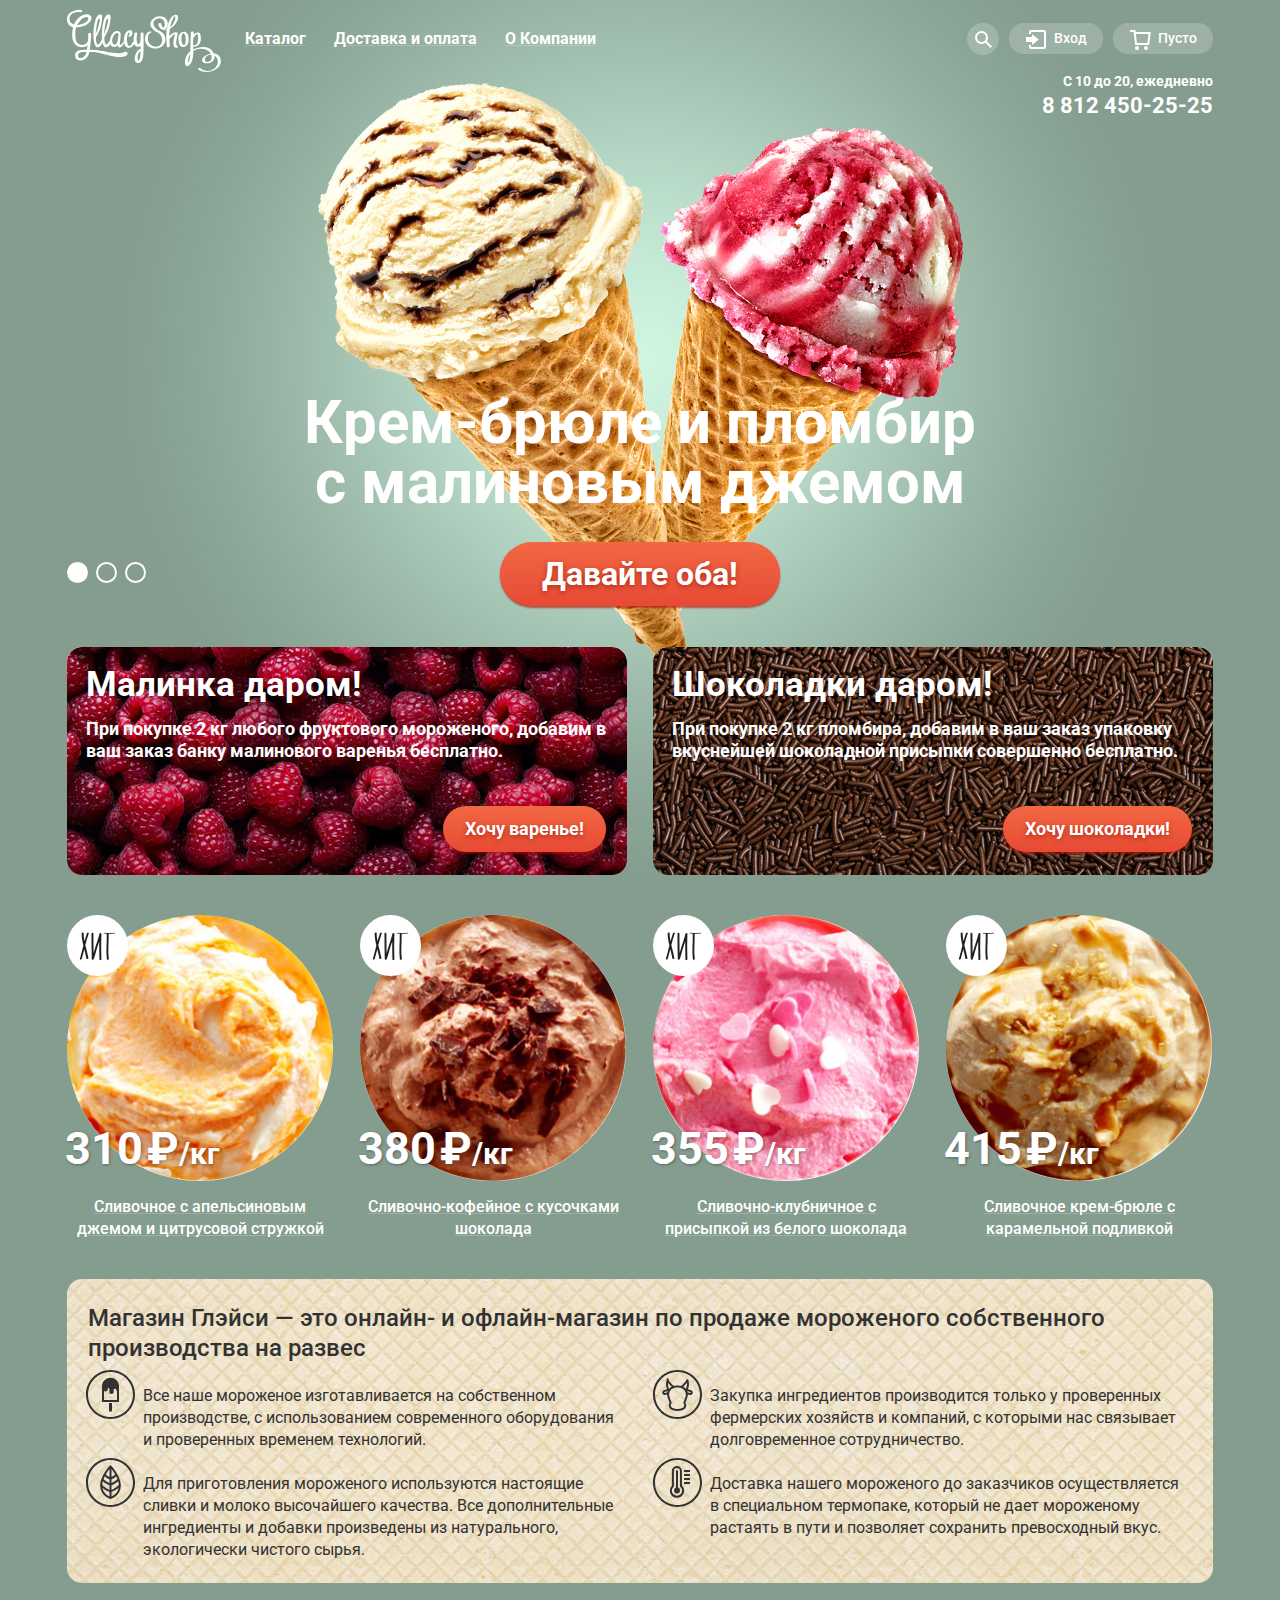
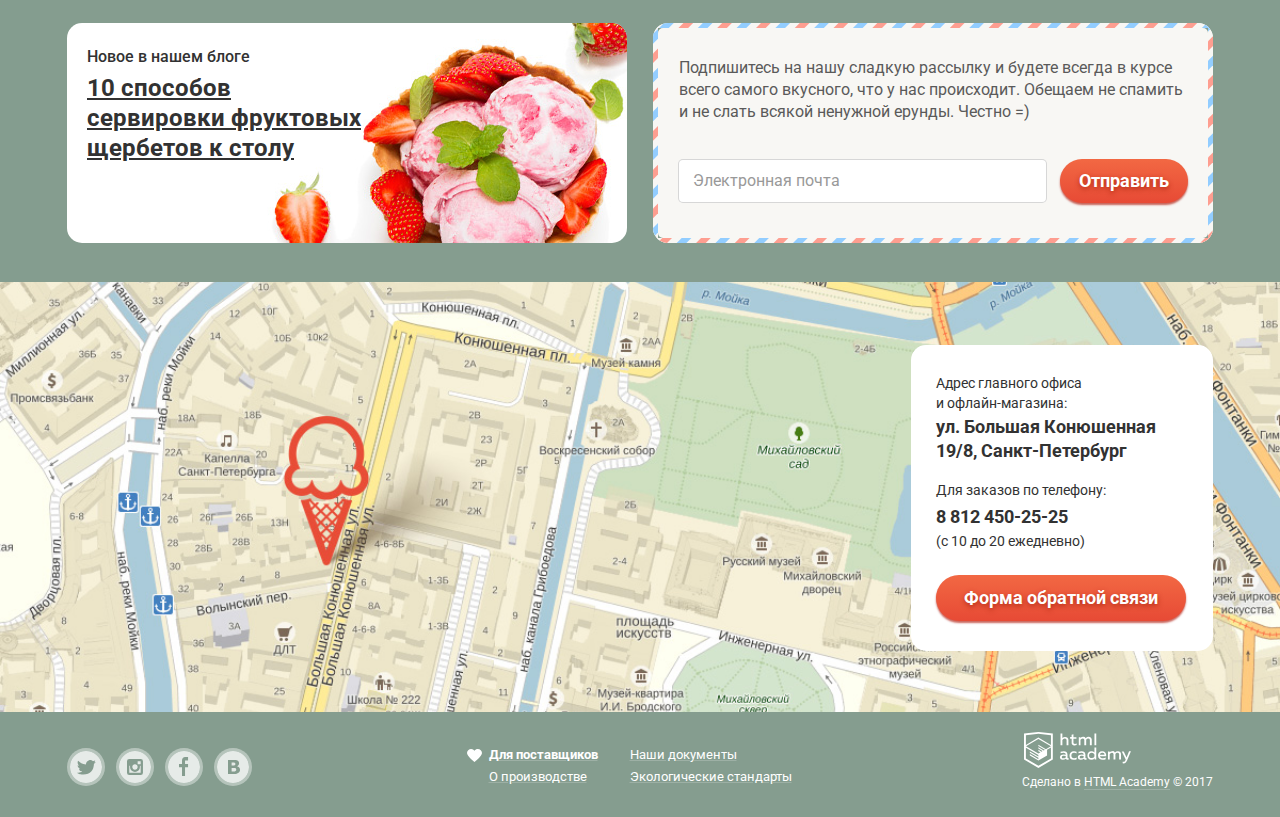
<file: index.html>
<!DOCTYPE html>
<html lang="ru">

<head>
	<meta charset="utf-8">
  <title>HTML Academy: Глейси</title>
  <link href="https://fonts.googleapis.com/css?family=Roboto:400,500,700&amp;subset=cyrillic" rel="stylesheet">
  <link href="css/normalize.css" rel="stylesheet">
  <link href="css/style.min.css" rel="stylesheet">
</head>

<body>
	<input class="visually-hidden" type="radio" id="product-1" name="toggle" checked>
  <input class="visually-hidden" type="radio" id="product-2" name="toggle">
  <input class="visually-hidden" type="radio" id="product-3" name="toggle">
	<div class="site-wrapper">
	<header class="main-header container">
		<nav class="main-navigation">
			<div class="main-navigation__logo">
				<img src="img/logo.svg" width="154" height="64" alt="GllacyShop">
			</div>
			<ul class="site-navigation">
				<li class="site-navigation__item">
					<a href="catalog.html">Каталог</a>
					<ul class="catalog-menu">
						<li class="catalog-menu__item catalog-menu__item--mod"><a href="#">Новинки</a></li>
						<li class="catalog-menu__item"><a href="catalog.html">Сливочное</a></li>
						<li class="catalog-menu__item"><a href="#">Щербеты</a></li>
						<li class="catalog-menu__item"><a href="#">Фруктовый лед</a></li>
						<li class="catalog-menu__item"><a href="#">Мелорин</a></li>
					</ul>
				</li>
				<li class="site-navigation__item"><a href="delivery.html">Доставка и оплата</a></li>
				<li class="site-navigation__item"><a href="about.html">О Компании</a></li>
			</ul>
			<ul class="user-navigation">
				<li class="user-navigation__item user-navigation__item--search">
					<a href="#" class="user-navigation__link"><span class="visually-hidden">Поиск</span></a>
					<form class="search-form" action="https://echo.htmlacademy.ru" method="GET">
						<label  class="visually-hidden" for="search-line">Что ищем?</label>
						<input id="search-line" type="search" name="search" placeholder="Что ищем?">
					</form>	
				</li>
				<li class="user-navigation__item user-navigation__item--input">
					<a href="#">Вход</a>
					<form class="enter-form" action="https://echo.htmlacademy.ru"	method="POST">
						<label class="visually-hidden" for="enter-email">Электронная почта</label>
						<input id="enter-email" type="email" name="email" placeholder="Электронная почта">
						<label class="visually-hidden" for="enter-password">Пароль</label>
						<input id="enter-password" type="password" name="password" placeholder="Пароль">
						<button class="button enter-form__button" type="submit">Войти</button>
						<a class="enter-form__link" href="#">Забыли пароль?</a>
						<a class="enter-form__link" href="#">Новая регистрация</a>
					</form>
				</li>
				<li class="user-navigation__item user-navigation__item--basket1">
					<a href="#" aria-label="Корзина">Пусто</a>
				</li>
			</ul>
		</nav>
		<div class="shop-info">
			<p class="shop-info__time">С 10 до 20, ежедневно</p>
			<a href="tel:+78124502525" class="shop-info__phone">8 812 450-25-25</a>
		</div>
	</header>
	<main class="wraper">
		<div class="container">
			<h1 class="visually-hidden">Магазин мороженого GllacyShop</h1>
			<section class="slider">
				<div class="slider-point">
					<label for="product-1">Первый</label>
					<label for="product-2">Второй</label>
					<label for="product-3">Третий</label>
				</div>
				<ul class="slider-promo">
					<li class="slider-promo__block slide" id="slide1">
						<h2 class="slider-promo__title">Крем-брюле и пломбир с малиновым джемом</h2>
						<a class="button slider-promo__button" href="#">Давайте оба!</a>
					</li>
					<li class="slider-promo__block slide" id="slide2">
						<h2 class="slider-promo__title">Шоколадный пломбир и лимонный сорбет</h2>
						<a class="button slider-promo__button" href="#">Давайте оба!</a>
					</li>
					<li class="slider-promo__block slide" id="slide3">
						<h2 class="slider-promo__title">Пломбир с помадкой и клубничный щербет</h2>
						<a class="button slider-promo__button" href="#">Давайте оба!</a>
					</li>
				</ul>
			</section>
			<section class="promotion">
				<div class="promotion-block promotion-block--color1">
					<h2>Малинка даром!</h2>
					<p>При покупке 2 кг любого фруктового мороженого, добавим в ваш заказ банку малинового варенья бесплатно.</p>
					<a class="button promotion-block__button" href="#">Хочу варенье!</a>
				</div>
				<div class="promotion-block promotion-block--color2">
					<h2>Шоколадки даром!</h2>
					<p>При покупке 2 кг пломбира, добавим в ваш заказ упаковку вкуснейшей шоколадной присыпки совершенно бесплатно.</p>
					<a class="button promotion-block__button" href="#">Хочу шоколадки!</a>
				</div>
			</section>
			<section class="products">
				<ul class="catalog-list">
					<li class="catalog-list__item catalog-list__item--hit">
						<div class="catalog-list__img">
							<img src="img/product-1.jpg" width="267" height="267" alt="Сливочное с апельсиновым джемом и цитрусовой стружкой">
						</div>
						<p class="catalog-list__text"><span>310</span>₽<span class="catalog-list__text--1">/кг</span></p>
						<a class="catalog-list__link" href="#">Сливочное с апельсиновым джемом и цитрусовой стружкой</a>
						<button class="button catalog-list__button">Быстрый просмотр</button>
					</li>
					<li class="catalog-list__item catalog-list__item--hit">
						<div class="catalog-list__img">
							<img src="img/product-2.jpg" width="267" height="267" alt="Сливочно-кофейное с кусочками шоколада">
						</div>
						<p class="catalog-list__text"><span>380</span>₽<span class="catalog-list__text--1">/кг</span></p>
						<a class="catalog-list__link" href="#">Сливочно-кофейное с кусочками шоколада</a>
						<button class="button catalog-list__button">Быстрый просмотр</button>
					</li>
					<li class="catalog-list__item catalog-list__item--hit">
						<div class="catalog-list__img">
							<img src="img/product-3.jpg" width="267" height="267" alt="Сливочно-клубничное с присыпкой из белого шоколада">
						</div>
						<p class="catalog-list__text"><span>355</span>₽<span class="catalog-list__text--1">/кг</span></p>
						<a class="catalog-list__link" href="#">Сливочно-клубничное с присыпкой из белого шоколада</a>
						<button class="button catalog-list__button">Быстрый просмотр</button>
					</li>
					<li class="catalog-list__item catalog-list__item--hit">
						<div class="catalog-list__img">
							<img src="img/product-4.jpg" width="267" height="267" alt="Сливочное крем-брюле с карамельной подливкой">
						</div>
						<p class="catalog-list__text"><span>415</span>₽<span class="catalog-list__text--1">/кг</span></p>
						<a class="catalog-list__link" href="#">Сливочное крем-брюле с карамельной подливкой</a>
						<button class="button catalog-list__button">Быстрый просмотр</button>
					</li>
				</ul>
			</section>
			<section class="features">
				<h3 class="features__title">Магазин Глэйси — это онлайн- и офлайн-магазин по продаже мороженого собственного
				производства на развес</h3>
				<p class="features__text">Все наше мороженое изготавливается на собственном производстве, с использованием
					современного оборудования и проверенных временем технологий.
				</p>
				<p class="features__text">Закупка ингредиентов производится только у проверенных фермерских хозяйств и
					компаний, с которыми нас связывает долговременное сотрудничество.
				</p>
				<p class="features__text">Для приготовления мороженого используются настоящие сливки и молоко высочайшего
					качества. Все дополнительные ингредиенты и добавки произведены из натурального, экологически чистого сырья.
				</p>
				<p class="features__text">Доставка нашего мороженого до заказчиков осуществляется в специальном термопаке,
					который не дает мороженому растаять в пути и позволяет сохранить превосходный вкус.
				</p>	
			</section>
			<section class="wrapper-article">
				<article class="article">
					<p class="article__item">Новое в нашем блоге</p>
					<a href="#" class="article__link">
						<h3>10 способов сервировки фруктовых щербетов к столу</h3>
					</a>
				</article>
				<div class="subscribe">
					<p class="subscribe__text">Подпишитесь на нашу сладкую рассылку и будете всегда в курсе всего самого вкусного, что у
					нас происходит. Обещаем не спамить и не слать всякой ненужной ерунды. Честно =) </p>
					<form class="subscribe__form" action="https://echo.htmlacademy.ru" method="POST">
						<label class="visually-hidden" for="subscribe-email">Электронная почта</label>
						<input id="subscribe-email" type="email" name="email1" placeholder="Электронная почта" required>
						<button class="button subscribe__button" type="submit">Отправить</button> 
					</form>
				</div>
			</section>
		</div>
		<section class="map">
			<div id="map" class="map__item"></div>
			<div class="map-wrapper">
				<div class="container">
					<div class="map__info">
						<p>Адрес главного офиса<br> и офлайн-магазина:</p>
						<b>ул. Большая Конюшенная<br> 19/8, Санкт-Петербург</b>
						<p>Для заказов по телефону:</p>
						<a href="tel:+78124502525" class="map__phone">8 812 450-25-25</a>
						<p class="map__time">(с 10 до 20 ежедневно)</p>
						<a href="form.html" class="button map__button">Форма обратной связи</a>
					</div>
				</div>
			</div>
		</section>
	</main>
	<footer class="main-footer container">
		<ul class=social>
			<li class="social__item"><a class="social__button social__button--1" href="#" aria-label="GllacyShop на Твитере"></a></li>
			<li class="social__item"><a class="social__button social__button--2" href="#" aria-label="GllacyShop в Инстаграме"></a></li>
			<li class="social__item"><a class="social__button social__button--3" href="#" aria-label="GllacyShop на Фейсбуке"></a></li>
			<li class="social__item"><a class="social__button social__button--4" href="#" aria-label="GllacyShop во ВКонтакте"></a></li>
		</ul>
		<div class="links">
			<div class="links__block1">
				<a class="links__item" href="#">Для поставщиков</a>
				<a class="links__item" href="#">О производстве</a>
			</div>
			<div class="links__block2">
				<a class="links__item" href="#">Наши документы</a>
				<a class="links__item" href="#">Экологические стандарты</a>
			</div>
		</div>
		<div class="developer-info">
			<a class="developer-info__link" href="https://htmlacademy.ru/intensive/htmlcss">
				<img src="img/logo-htmlacademy.svg" width="107" height="46" alt="HTML academy">
				<p>Сделано в
				<span class="developer-info__text">HTML Academy</span> © 2017
				</p>
			</a>
		</div>
	</footer>
	</div>
	<div class="modal-wrapper">
		<section class="modal">
			<h3 class="modal__title">Мы обязательно вам ответим!</h3>
			<button class="modal__button-close" type="button"><span class="visually-hidden">Закрыть</span></button>
			<form class="modal-form" action="https://echo.htmlacademy.ru"	method="POST">
				<label class="visually-hidden" for="modal-name">Ваше имя</label>
				<input id="modal-name" type="text" name="fname" placeholder="Как вас зовут?">
				<label class="visually-hidden" for="modal-email">Ваша почта</label>
				<input id="modal-email" type="email" name="email2" placeholder="Ваша почта для ответа?">
				<label class="visually-hidden" for="modal-comment">Текст сообщения</label>
				<textarea id="modal-comment" rows="5" placeholder="Напишите что-нибудь..."></textarea>
				<button type="submit" class="button modal__button">Отправить</button>
			</form>
		</section>
	</div>	
	<script src="https://api-maps.yandex.ru/2.1/?apikey=abc93757-a416-4cb5-b275-d8097f400b4f&lang=ru_RU" type="text/javascript"></script>
  <script src="js/script.min.js"></script>
</body>
</html>
</file>
<file: css/style.min.css>
body{margin:0;padding:0;font-family:Roboto,Arial,sans-serif;font-size:16px;line-height:22px;font-weight:700;color:#fff;background-color:#849d8f}.visually-hidden:not(:focus):not(:active),input[type=checkbox].visually-hidden,input[type=radio].visually-hidden{position:absolute;width:1px;height:1px;margin:-1px;border:0;padding:0;white-space:nowrap;-webkit-clip-path:inset(100%);clip-path:inset(100%);clip:rect(0 0 0 0);overflow:hidden}a{text-decoration:none}img{max-width:100%;height:auto}.site-wrapper{min-width:1200px;background-color:#849d8f;background-image:url(../img/group-1.jpg);background-repeat:no-repeat;background-position:top center}.catalog-wrapper{min-width:1200px;background-color:#849d8f}.slider{position:relative;padding-top:267px;text-align:center;color:#fff;width:100%}.slider-promo{margin:0;padding:0;list-style:none}.slider-promo__block{color:#fff}.slide{display:none}.slider-promo__title{width:700px;font-family:Roboto,Arial,sans-serif;font-size:60px;font-weight:700;line-height:60px;margin:0 auto;margin-bottom:29px}.button{display:inline-block;padding:12px 44px;-webkit-box-shadow:0 2px 2px 0 rgba(172,16,0,.64);box-shadow:0 2px 2px 0 rgba(172,16,0,.64);background-color:#e74a35;background-image:-webkit-gradient(linear,left bottom,left top,from(#e74a35),to(#f26843));background-image:-webkit-linear-gradient(bottom,#e74a35,#f26843);background-image:-o-linear-gradient(bottom,#e74a35,#f26843);background-image:linear-gradient(to top,#e74a35,#f26843);color:#fff;border:none;border-radius:50px;text-align:center;text-shadow:0 2px 5px rgba(160,32,11,.76);text-decoration:none;vertical-align:top;font-family:Roboto,Arial,sans-serif;font-size:18px;line-height:24px;font-weight:700;cursor:pointer}.button:focus,.button:hover{-webkit-box-shadow:0 2px 2px 0 #ac1000;box-shadow:0 2px 2px 0 #ac1000;background-image:-webkit-gradient(linear,left top,left bottom,from(rgba(255,255,255,.2)),to(rgba(255,255,255,.2))),-webkit-gradient(linear,left bottom,left top,from(#e74a35),to(#f26843));background-image:-webkit-linear-gradient(top,rgba(255,255,255,.2),rgba(255,255,255,.2)),-webkit-linear-gradient(bottom,#e74a35,#f26843);background-image:-o-linear-gradient(top,rgba(255,255,255,.2),rgba(255,255,255,.2)),-o-linear-gradient(bottom,#e74a35,#f26843);background-image:linear-gradient(to bottom,rgba(255,255,255,.2),rgba(255,255,255,.2)),linear-gradient(to top,#e74a35,#f26843)}.button:active{background:-webkit-gradient(linear,left top,left bottom,from(#d84732),to(#e1613e));background:-webkit-linear-gradient(top,#d84732 0,#e1613e 100%);background:-o-linear-gradient(top,#d84732 0,#e1613e 100%);background:linear-gradient(to bottom,#d84732 0,#e1613e 100%);-webkit-box-shadow:inset 0 2px 2px rgba(172,16,0,1);box-shadow:inset 0 2px 2px rgba(172,16,0,1)}.slider-promo__button{font-size:32px;font-weight:700;line-height:44px;margin-bottom:41px;padding-top:10px;padding-bottom:10px;font-style:normal;font-stretch:normal;letter-spacing:normal;padding-left:42px;padding-right:42px}.slider-point{position:absolute;bottom:63px;left:0;z-index:20;font-size:0}.slider-point label{display:inline-block;width:17px;height:17px;margin-right:8px;vertical-align:top;background-color:transparent;border:2px solid #fff;border-radius:50%;cursor:pointer}#product-1:checked~.site-wrapper{background-color:#849d8f;background-image:url(../img/group-1.jpg)}#product-2:checked~.site-wrapper{background-color:#8996a6;background-image:url(../img/group-2.jpg)}#product-3:checked~.site-wrapper{background-color:#9d8b84;background-image:url(../img/group-3.jpg)}#product-1:checked~.site-wrapper #slide1,#product-2:checked~.site-wrapper #slide2,#product-3:checked~.site-wrapper #slide3{display:block}#product-1:checked~.site-wrapper label[for=product-1],#product-2:checked~.site-wrapper label[for=product-2],#product-3:checked~.site-wrapper label[for=product-3]{background-color:#fff}.slider-point label:focus,.slider-point label:hover{background-color:rgba(255,255,255,.4)}.main-header{margin:0;padding:0}.container{display:-webkit-box;display:-ms-flexbox;display:flex;width:1146px;margin:0 auto;padding:0 27px;-ms-flex-wrap:wrap;flex-wrap:wrap}.main-navigation{display:-webkit-box;display:-ms-flexbox;display:flex;font-size:16px;font-weight:700;line-height:18px;color:#fff;background-color:transparent;-ms-flex-wrap:wrap;flex-wrap:wrap;width:100%}.catalog-list,.site-navigation,.social,.user-navigation{list-style:none}.site-navigation,.user-navigation{display:-webkit-box;display:-ms-flexbox;display:flex;-ms-flex-wrap:wrap;flex-wrap:wrap}.site-navigation a,.user-navigation a{color:#fff;display:block}.breadcrumbs__item:first-child,.breadcrumbs__item:nth-of-type(2),.developer-info__text{border-bottom:1px solid rgba(255,255,255,.2)}.main-navigation__logo{width:154px;height:64px;padding:0;padding-top:9px;margin:0;margin-right:10px}.site-navigation{margin:0;padding:0;margin-right:auto}.site-navigation a{padding:7px 14px;text-decoration:underline;-webkit-text-decoration-color:rgba(255,255,255,.2);text-decoration-color:rgba(255,255,255,.2);margin-top:23px}.user-navigation{margin:0;padding:0;font-size:14px;font-weight:500;line-height:16px;margin-left:auto}.user-navigation a{background-color:rgba(255,255,255,.2);margin-top:23px;padding-left:45px;padding-right:16px;padding-top:7px;padding-bottom:8px;border-radius:15px;margin-left:10px;position:relative}.user-navigation__item .user-navigation__link{background-image:url(../img/icon-search.svg);background-repeat:no-repeat;background-position:center;padding:16px;border-radius:50%}.user-navigation__item--input>a::before{content:"";position:absolute;width:21px;height:19px;left:17px;background-image:url(../img/icon-enter.svg);background-repeat:no-repeat;background-position:0 0}.user-navigation__item--basket1 a::before{content:"";position:absolute;width:21px;height:20px;left:17px;background-image:url(../img/icon-basket.svg);background-repeat:no-repeat;background-position:0 0}.user-navigation__item .user-navigation__link:active,.user-navigation__item .user-navigation__link:focus,.user-navigation__item .user-navigation__link:hover{background-image:url(../img/icon-search-hover.svg)}.user-navigation__item--input>a:active::before,.user-navigation__item--input>a:focus::before,.user-navigation__item--input>a:hover::before{background-image:url(../img/icon-input-hover.svg)}.user-navigation__item--basket1 a:active::before,.user-navigation__item--basket1 a:focus::before,.user-navigation__item--basket1 a:hover::before{background-image:url(../img/icon-basket-hover.svg)}.site-navigation__item>a:focus,.site-navigation__item>a:hover{background-color:#f7f6f3;color:#333;border-radius:15px;text-decoration:none}.site-navigation__item>a:active{-webkit-box-shadow:inset 0 2px 1px 0 #696969;box-shadow:inset 0 2px 1px 0 #696969;background-color:#ededed}.user-navigation__item>a:focus,.user-navigation__item>a:hover{background-color:#f8f7f4;color:#323232;border-radius:15px;text-decoration:none}.catalog-menu,.enter-form,.search-form{display:none}.site-navigation__item:first-child:focus .catalog-menu,.site-navigation__item:first-child:hover .catalog-menu{display:block}.site-navigation__item:first-child:focus,.site-navigation__item:first-child:hover>a{background-color:#f7f6f3;color:#333;border-radius:15px}.site-navigation__item:first-child{position:relative}.site-navigation__item--color a{background-color:#d07058;border-radius:15px;text-decoration:none}.catalog-menu{position:absolute;list-style:none;background-color:#f8f7f4;color:#323232;margin:0;padding:0;margin-top:5px;border-radius:5px;padding-bottom:5px;min-width:143px;left:-6px;z-index:10;-webkit-box-shadow:0 20px 20px 0 rgba(0,0,0,.4);box-shadow:0 20px 20px 0 rgba(0,0,0,.4);overflow:hidden}.catalog-menu__item{color:#323232;margin:0;padding:0;font-family:Roboto,Arial,sans-serif;font-size:14px;font-weight:400;line-height:16px;margin-bottom:3px}.catalog-menu a{color:#323232;background-color:#f8f7f4;text-decoration:none;margin:0;padding:0;font-family:Roboto,Arial,sans-serif;font-size:14px;font-weight:400;line-height:16px;padding-left:21px;padding-bottom:6px;padding-top:6px;padding-right:8px;border-radius:0}.catalog-menu__item--mod::after{position:absolute;content:"";top:37px;width:128px;height:1px;border-bottom:1px solid rgba(50,50,50,.2);margin-left:6px;margin-right:9px}.catalog-menu__item--mod a{font-weight:700;padding-top:10px;padding-bottom:12px}.catalog-menu a:focus,.catalog-menu a:hover{background-color:#fbded7}.catalog-menu a:active{background-color:#f6b5a5}.catalog-menu__item .catalog-menu__link{background-color:#d07058;color:#fff}.user-navigation__item:first-child:active .search-form,.user-navigation__item:first-child:focus .search-form,.user-navigation__item:first-child:hover .search-form{display:block}.user-navigation__item:first-child{position:relative}.search-form{position:absolute;right:0;margin-top:5px;background-color:#f8f7f4;border-radius:5px;padding:20px 15px;-webkit-box-shadow:0 20px 20px 0 rgba(0,0,0,.4);box-shadow:0 20px 20px 0 rgba(0,0,0,.4)}.search-form input{padding-top:10px;padding-bottom:10px;padding-left:13px;border-radius:5px;border:1px solid #d3d3d2;font-family:Roboto,Arial,sans-serif;font-size:16px;line-height:24px;font-weight:700;color:#323232;width:311px}.search-form input::-webkit-input-placeholder{font-family:Roboto,Arial,sans-serif;font-size:14px;line-height:24px;font-weight:400;color:#999}.search-form input:-ms-input-placeholder{font-family:Roboto,Arial,sans-serif;font-size:14px;line-height:24px;font-weight:400;color:#999}.search-form input::-ms-input-placeholder{font-family:Roboto,Arial,sans-serif;font-size:14px;line-height:24px;font-weight:400;color:#999}.search-form input::placeholder{font-family:Roboto,Arial,sans-serif;font-size:14px;line-height:24px;font-weight:400;color:#999}.search-form input:hover{border:1px solid rgba(154,154,154,.52);-webkit-box-shadow:inset 1px 1px rgba(154,154,154,.52),inset -1px -1px rgba(154,154,154,.52);box-shadow:inset 1px 1px rgba(154,154,154,.52),inset -1px -1px rgba(154,154,154,.52);outline:0}.search-form input:active,.search-form input:focus{border:1px solid rgba(46,136,228,.52);-webkit-box-shadow:inset 1px 1px rgba(46,136,228,.52),inset -1px -1px rgba(46,136,228,.52);box-shadow:inset 1px 1px rgba(46,136,228,.52),inset -1px -1px rgba(46,136,228,.52);outline:0}.user-navigation__item--input:active .enter-form,.user-navigation__item--input:focus .enter-form,.user-navigation__item--input:hover .enter-form{display:block}.user-navigation__item--input:focus>a,.user-navigation__item--input:hover>a{background-color:#f8f7f4;color:#323232;border-radius:15px}.user-navigation__item--input:focus>a::before,.user-navigation__item--input:hover>a::before{background-image:url(../img/icon-input-hover.svg)}.user-navigation__item--input{position:relative}.enter-form{position:absolute;background-color:#f8f7f4;right:0;margin:0;margin-top:5px;z-index:20;border-radius:5px;padding:0;padding-left:19px;padding-right:17px;padding-top:20px;padding-bottom:22px;-webkit-box-shadow:0 20px 20px 0 rgba(0,0,0,.4);box-shadow:0 20px 20px 0 rgba(0,0,0,.4)}.enter-form input{border-radius:5px;width:226px;padding:0;margin:0;padding-top:9px;padding-bottom:9px;padding-left:12px;margin-bottom:20px;border:1px solid #d3d3d2;font-family:Roboto,Arial,sans-serif;font-size:16px;line-height:24px;font-weight:700;color:#323232}.enter-form input::-webkit-input-placeholder{font-family:Roboto,Arial,sans-serif;font-size:14px;line-height:24px;font-weight:400;color:#999}.enter-form input:-ms-input-placeholder{font-family:Roboto,Arial,sans-serif;font-size:14px;line-height:24px;font-weight:400;color:#999}.enter-form input::-ms-input-placeholder{font-family:Roboto,Arial,sans-serif;font-size:14px;line-height:24px;font-weight:400;color:#999}.enter-form input::placeholder{font-family:Roboto,Arial,sans-serif;font-size:14px;line-height:24px;font-weight:400;color:#999}.enter-form input:hover{border:1px solid rgba(154,154,154,.52);-webkit-box-shadow:inset 1px 1px rgba(154,154,154,.52),inset -1px -1px rgba(154,154,154,.52);box-shadow:inset 1px 1px rgba(154,154,154,.52),inset -1px -1px rgba(154,154,154,.52);outline:0}.enter-form input:active,.enter-form input:focus{border:1px solid rgba(46,136,228,.52);-webkit-box-shadow:inset 1px 1px rgba(46,136,228,.52),inset -1px -1px rgba(46,136,228,.52);box-shadow:inset 1px 1px rgba(46,136,228,.52),inset -1px -1px rgba(46,136,228,.52);outline:0}.enter-form__button{padding:11px 24px 10px 24px;vertical-align:top;float:left;margin-right:20px}.enter-form__button:active,.enter-form__button:focus{outline:0}.enter-form .enter-form__link{padding:0;margin:0;display:inline-block;vertical-align:top;font-family:Roboto,Arial,sans-serif;font-size:13px;font-weight:400;text-align:left;line-height:22px;color:#323232;text-decoration:underline}.enter-form__link:active,.enter-form__link:focus,.enter-form__link:hover{color:#e84d37}.shop-info{padding:0;margin:0;margin-left:auto;text-align:right;color:#fff;margin-bottom:7px}.shop-info__time{font-size:14px;font-weight:700;line-height:16px;margin:0;padding-bottom:5px}.shop-info__phone{color:#fff;font-size:22px;font-weight:700;line-height:24px}.features{display:-webkit-box;display:-ms-flexbox;display:flex;-ms-flex-wrap:wrap;flex-wrap:wrap;background-color:#eee0c5;background-image:url(../img/features-pattern.jpg);background-position:0 0;background-repeat:repeat;border-radius:15px;color:#323232;margin-bottom:40px}.features__title{margin:0;padding:0;width:100%;font-size:24px;font-weight:500;text-align:left;line-height:30px;padding-left:21px;padding-top:24px;padding-bottom:22px;padding-right:21px}.features__text{position:relative;width:calc(50% - 97px);font-size:16px;font-weight:400;line-height:22px;text-align:left;margin:0;padding:0;padding-bottom:22px;padding-left:76px;padding-right:15px}.features__text::before{position:absolute;content:"";width:49px;height:49px;left:19px;top:-15px}.features__text:first-of-type::before{background-image:url(../img/icon-ice-cream.svg)}.features__text:nth-of-type(2)::before{background-image:url(../img/icon-cow.svg)}.features__text:nth-of-type(3)::before{background-image:url(../img/icon-leaf.svg)}.features__text:nth-of-type(4)::before{background-image:url(../img/icon-temp.svg)}.wrapper-article{margin-bottom:39px;display:-webkit-box;display:-ms-flexbox;display:flex}.article{background-color:#fff;background-image:url(../img/strawberry.jpg);background-position:0 0;background-repeat:no-repeat;color:#323232;border-radius:15px;margin-right:26px;width:calc(50% - 13px)}.article__item{margin:0;padding:0;padding-left:20px;padding-top:23px;padding-bottom:5px;font-size:16px;font-weight:500;line-height:22px;text-align:left;color:#323232}.article__link{padding:0;margin:0;text-decoration:underline;color:#323232;font-size:24px;font-weight:700;line-height:30px;text-align:left}.article__link h3{padding:0;margin:0;padding-left:20px;padding-right:258px;padding-bottom:80px;color:#323232;font-size:24px;font-weight:700;line-height:30px;text-align:left}.article__link:focus,.article__link:focus h3,.article__link:hover,.article__link:hover h3{color:#e84d37}.developer-info a:focus,.developer-info a:hover,.links a:focus,.links a:hover{color:#ffbc9e;border-bottom-color:rgba(255,188,158,.2)}.subscribe{background-color:#f8f7f4;color:#5a5a5a;border-radius:10px;-webkit-box-sizing:border-box;box-sizing:border-box;width:calc(50% - 13px);border:5px solid rgba(0,0,0,.4);border-image-source:url(../img/subscribe-border.svg);border-image-slice:5;border-image-repeat:stretch;background-clip:padding-box}.subscribe__text{padding:0;margin:0;padding-left:21px;padding-right:21px;padding-top:29px;padding-bottom:36px;color:#5a5a5a;font-size:16px;font-weight:400;line-height:22px;text-align:left}.subscribe__form input{width:353px;border-radius:5px;border:1px solid rgba(178,178,178,.52);margin:0;padding:0;margin-left:20px;padding-top:9px;padding-bottom:9px;padding-left:14px;font-family:Roboto,Arial,sans-serif;font-size:16px;line-height:24px;font-weight:700;color:#323232}.subscribe__form input::-webkit-input-placeholder{font-family:Roboto,Arial,sans-serif;font-size:16px;line-height:24px;font-weight:400;color:#999}.subscribe__form input:-ms-input-placeholder{font-family:Roboto,Arial,sans-serif;font-size:16px;line-height:24px;font-weight:400;color:#999}.subscribe__form input::-ms-input-placeholder{font-family:Roboto,Arial,sans-serif;font-size:16px;line-height:24px;font-weight:400;color:#999}.subscribe__form input::placeholder{font-family:Roboto,Arial,sans-serif;font-size:16px;line-height:24px;font-weight:400;color:#999}.subscribe__form input:hover{border:1px solid rgba(154,154,154,.52);-webkit-box-shadow:inset 1px 1px rgba(154,154,154,.52),inset -1px -1px rgba(154,154,154,.52);box-shadow:inset 1px 1px rgba(154,154,154,.52),inset -1px -1px rgba(154,154,154,.52);outline:0}.subscribe__form input:active,.subscribe__form input:focus{border:1px solid rgba(46,136,228,.52);-webkit-box-shadow:inset 1px 1px rgba(46,136,228,.52),inset -1px -1px rgba(46,136,228,.52);box-shadow:inset 1px 1px rgba(46,136,228,.52),inset -1px -1px rgba(46,136,228,.52);outline:0}.subscribe__button{padding:10px 19px 10px 19px;vertical-align:top;float:right;margin-right:20px}.main-footer{color:#fff;background-color:transparent;margin-top:20px;padding:0;display:-webkit-box;display:-ms-flexbox;display:flex;-webkit-box-pack:justify;-ms-flex-pack:justify;justify-content:space-between;-webkit-box-align:center;-ms-flex-align:center;align-items:center}.social{display:-webkit-box;display:-ms-flexbox;display:flex;margin:0;padding:0;margin-right:auto;-webkit-box-pack:justify;-ms-flex-pack:justify;justify-content:space-between;-ms-flex-wrap:wrap;flex-wrap:wrap;margin-top:-15px}.social__button{display:block;border:3px solid rgba(255,255,255,.5);background-position:center;background-repeat:no-repeat;opacity:.8;width:32px;height:32px;border-radius:50%;margin-right:11px}.social__item:last-child .social__button{margin-right:6px}.social__button:focus,.social__button:hover{opacity:1;border:3px solid rgba(255,255,255,.7)}.social__button--1{background-image:url(../img/icon-twitter.svg)}.social__button--2{background-image:url(../img/icon-instagram.svg)}.social__button--3{background-image:url(../img/icon-fb.svg)}.social__button--4{background-image:url(../img/icon-vk.svg)}.links{display:-webkit-box;display:-ms-flexbox;display:flex;margin:0;padding:0;-webkit-box-pack:justify;-ms-flex-pack:justify;justify-content:space-between;margin-top:-18px}.links a{display:block;font-family:Roboto,Arial,sans-serif;font-size:13px;font-weight:400;line-height:22px;color:#fff;margin:0;padding:0;text-decoration:underline;-webkit-text-decoration-color:rgba(255,255,255,.2);text-decoration-color:rgba(255,255,255,.2)}.links__block1{margin-right:32px}.links__block1 .links__item:first-child{font-weight:700;position:relative}.links__block1 .links__item:first-child::before{position:absolute;content:"";width:15px;height:13px;background-image:url(../img/icon-heart.svg);left:-22px;top:5px}.developer-info{display:-webkit-box;display:-ms-flexbox;display:flex;-ms-flex-wrap:wrap;flex-wrap:wrap;margin:0;padding:0;margin-left:auto;margin-bottom:26px}.developer-info__link{font-family:Roboto,Arial,sans-serif;font-size:12px;font-weight:400;line-height:18px;color:#fefefe;padding:0;margin:0}.developer-info__link img{padding:0;margin:0;padding-left:2px}.developer-info__link p{padding:0;margin:0}.catalog-list__button{display:none}.user-navigation__item--basket2 a{background-color:#f8f7f4;color:#323232}.user-navigation__item--basket2 a::before{content:"";position:absolute;width:21px;height:20px;left:17px;background-image:url(../img/basket-red.svg);background-repeat:no-repeat;background-position:0 0}.user-navigation__item--basket2:focus .basket-wrapper,.user-navigation__item--basket2:hover .basket-wrapper{display:block}.user-navigation__item--basket2{position:relative}.basket-wrapper{display:none;position:absolute;background-color:#f8f7f4;right:0;margin-top:5px;border-radius:5px;padding:20px 15px 21px 15px;width:510px;color:#323232;z-index:40}.basket-form{list-style:none;margin:0;padding:0;display:-webkit-box;display:-ms-flexbox;display:flex;-ms-flex-wrap:wrap;flex-wrap:wrap;color:#323232}.basket-form::after{content:"";width:510px;height:1px;background-color:#cacac7;margin-top:3px}.basket-form__line{padding:0;margin:0;width:100%;display:-webkit-box;display:-ms-flexbox;display:flex;font-family:Roboto,Arial,sans-serif;font-size:13px;font-weight:400;line-height:16px;color:#323232}.basket-form__close{position:relative;border:none;background-color:transparent;margin:0;padding:0;margin-top:-24px;margin-right:26px}.basket-form__close::after,.basket-form__close::before{position:absolute;content:"";width:15px;height:1px;background-color:#323232;left:-2px}.basket-form__close::before{-webkit-transform:rotate(45deg);-ms-transform:rotate(45deg);transform:rotate(45deg)}.basket-form__close::after{-webkit-transform:rotate(-45deg);-ms-transform:rotate(-45deg);transform:rotate(-45deg)}.basket-form__img{width:33px;height:33px;border-radius:50%;overflow:hidden;margin:0;padding:0;margin-right:12px;margin-bottom:20px}.basket-form__line p{width:216px;margin:0;padding:0;margin-right:30px;margin-top:8px}.basket-form__line span{margin-top:8px}.basket-form__line span:nth-of-type(2){color:#999;padding-left:4px;margin-right:28px}.basket-form__summ{font-family:Roboto,Arial,sans-serif;font-size:15px;font-weight:700;line-height:18px;margin:0;padding:0;margin-right:0;margin-left:auto;text-align:right;margin-top:15px;margin-bottom:14px}.basket-form__button{float:right;padding:9px 15px 10px 15px;font-family:Roboto,Arial,sans-serif;font-size:18px;line-height:24px;font-weight:700}.breadcrumbs{margin-top:-30px;margin-bottom:0}.breadcrumbs span,.breadcrumbs__item{font-family:Roboto,Arial,sans-serif;font-size:14px;font-weight:400;line-height:16px;color:#fff;margin:0;padding:0;padding-right:3px}.breadcrumbs__item:first-child:active,.breadcrumbs__item:first-child:focus,.breadcrumbs__item:first-child:hover,.breadcrumbs__item:nth-of-type(2):active,.breadcrumbs__item:nth-of-type(2):focus,.breadcrumbs__item:nth-of-type(2):hover{color:#ffbc9e;border-bottom-color:rgba(255,188,158,.3)}.container__title{color:#fff;font-size:35px;font-weight:700;line-height:41px;display:block;width:100%;text-align:left;margin:0;padding:0;margin-bottom:25px;margin-top:-6px}.catalog-list{display:-webkit-box;display:-ms-flexbox;display:flex;-ms-flex-wrap:wrap;flex-wrap:wrap;margin:0;padding:0;justify-content:flex-start;-webkit-box-align:start;-ms-flex-align:start;align-items:flex-start;width:1146px;margin-bottom:8px}.catalog-list__item{display:-webkit-box;display:-ms-flexbox;display:flex;-ms-flex-wrap:wrap;flex-wrap:wrap;width:calc(25% - 20.5px);padding-left:13px;padding-right:14px;padding-top:6px;padding-bottom:22px;margin-bottom:9px}.catalog-list__item:nth-child(4n+1){margin-left:-13px}.catalog-list__item:nth-child(4n){margin-right:-14px}.catalog-list__item:focus,.catalog-list__item:hover{background-color:rgba(248,247,244,.2);margin-bottom:-50px;border-radius:5px;z-index:10}.catalog-list__item:focus .catalog-list__button,.catalog-list__item:hover .catalog-list__button{display:block}.catalog-list__img{line-height:0;border-radius:100%;overflow:hidden}.catalog-list__text{text-shadow:.5px .9px 3px rgba(49,50,53,.5);font-family:Roboto,Arial,sans-serif;font-size:45px;font-weight:700;line-height:45px;color:#fff;margin:0;padding:0;margin-top:-55px;margin-left:-2px}.catalog-list__text span:first-child{margin-right:4px}.catalog-list__text--1{font-size:30px;margin-left:0}.catalog-list__link{color:#fff;font-size:16px;font-weight:500;line-height:22px;text-decoration:underline;-webkit-text-decoration-color:rgba(255,255,255,.2);text-decoration-color:rgba(255,255,255,.2);text-align:center;padding:0;margin:0;padding-top:15px;vertical-align:top;padding-left:5px;padding-right:5px}.catalog-list__link--mod{padding-left:16px}.catalog-list__button{padding:9px 17px 10px 17px;font-family:Roboto,Arial,sans-serif;font-size:18px;font-weight:700;margin-top:10px;margin-left:auto;margin-right:auto;text-shadow:none}.catalog-list__item--hit{position:relative}.catalog-list__item--hit::before{position:absolute;content:"";width:61px;height:61px;background-image:url(../img/icon-hit.svg)}.promotion{display:-webkit-box;display:-ms-flexbox;display:flex;-webkit-box-pack:justify;-ms-flex-pack:justify;justify-content:space-between;margin-bottom:34px}.promotion-block{color:#fff;padding-left:19px;padding-top:17px;padding-right:21px;padding-bottom:23px;width:calc(50% - 13px)}.promotion-block h2{font-family:Roboto,Arial,sans-serif;font-size:35px;font-weight:700;line-height:41px;text-align:left;margin:0;padding:0;margin-bottom:13px}.promotion-block p{font-size:18px;font-weight:700;line-height:22px;text-align:left;margin:0;padding:0;margin-bottom:44px}.promotion-block__button{font-family:Roboto,Arial,sans-serif;font-size:18px;font-weight:700;line-height:24px;text-align:center;float:right;padding:11px 22px 11px 22px}.promotion-block--color1{background-color:#630b26;background-image:url(../img/malina.jpg);background-repeat:no-repeat;border-radius:15px;background-position:0 0;margin-right:26px}.promotion-block--color2{background-color:#6f3d19;background-image:url(../img/chokolate.jpg);background-repeat:no-repeat;border-radius:15px;background-position:0 0}.map{position:relative}.map__item{width:100%;height:430px;background-color:#f7f1d9;background-image:url(../img/maps-footer.jpg);background-repeat:no-repeat;background-position:center center;background-size:cover;margin-bottom:15px}.map-wrapper{position:absolute;top:0;width:100%;margin-left:auto;margin-right:auto}.map__info{font-family:Roboto,Arial,sans-serif;width:257px;padding-top:28px;padding-left:25px;padding-bottom:30px;padding-right:20px;background-color:#fff;color:#323232;border-radius:15px;text-align:left;margin-top:63px;margin-right:0;margin-left:auto}.map__info p{display:block;font-size:14px;font-weight:400;text-align:left;line-height:20px;color:#323232;padding:0;margin:0}.map__time{line-height:22px;margin:0;padding:0}.map__info b{display:block;font-size:18px;font-weight:700;line-height:24px;color:#323232;text-align:left;margin:0;padding:0;padding-bottom:17px;padding-top:2px}.map__phone{font-family:Roboto,Arial,sans-serif;font-size:18px;font-weight:700;line-height:22px;color:#323232;text-align:left;display:block;margin-top:6px;margin-bottom:3px}.map__button{color:#fefefe;font-size:18px;line-height:24px;font-weight:700;text-align:left;padding:11px 28px;margin-top:24px}@keyframes bounce{0%{transform:translateX(-50%) translateY(-2000px);-webkit-transform:translateX(-50%) translateY(-2000px);-moz-transform:translateX(-50%) translateY(-2000px);-ms-transform:translateX(-50%) translateY(-2000px);-o-transform:translateX(-50%) translateY(-2000px)}70%{transform:translateX(-50%) translateY(30px);-webkit-transform:translateX(-50%) translateY(30px);-moz-transform:translateX(-50%) translateY(30px);-ms-transform:translateX(-50%) translateY(30px);-o-transform:translateX(-50%) translateY(30px)}90%{transform:translateX(-50%) translateY(15px);-webkit-transform:translateX(-50%) translateY(15px);-moz-transform:translateX(-50%) translateY(15px);-ms-transform:translateX(-50%) translateY(15px);-o-transform:translateX(-50%) translateY(15px)}100%{transform:translateX(-50%) translateY(0);-webkit-transform:translateX(-50%) translateY(0);-moz-transform:translateX(-50%) translateY(0);-ms-transform:translateX(-50%) translateY(0);-o-transform:translateX(-50%) translateY(0)}}@keyframes shake{0%,100%{transform:translateX(-50%) translateY(-50%);-webkit-transform:translateX(-50%) translateY(-50%);-moz-transform:translateX(-50%) translateY(-50%);-ms-transform:translateX(-50%) translateY(-50%);-o-transform:translateX(-50%) translateY(-50%)}10%,30%,50%,70%,90%{transform:translateX(-45%) translateY(-50%);-webkit-transform:translateX(-45%) translateY(-50%);-moz-transform:translateX(-45%) translateY(-50%);-ms-transform:translateX(-45%) translateY(-50%);-o-transform:translateX(-45%) translateY(-50%)}20%,40%,60%,80%{transform:translateX(-55%) translateY(-50%);-webkit-transform:translateX(-55%) translateY(-50%);-moz-transform:translateX(-55%) translateY(-50%);-ms-transform:translateX(-55%) translateY(-50%);-o-transform:translateX(-55%) translateY(-50%)}}.modal-wrapper{display:none;position:fixed;opacity:1;top:0;width:100%;height:100%;background-color:rgba(50,50,50,.4);z-index:30}.modal{top:50%;z-index:100;background-color:#f8f7f4;color:#323232;width:429px;display:-webkit-box;display:-ms-flexbox;display:flex;-ms-flex-wrap:wrap;flex-wrap:wrap;left:50%;position:absolute;-webkit-transform:translate(-50%,-50%);-ms-transform:translate(-50%,-50%);transform:translate(-50%,-50%);border-radius:10px;padding:0;padding-left:24px;padding-bottom:27px;padding-top:17px;padding-right:25px}.modal-show{display:block}.modal-bounce{animation:bounce .6s}.modal-error{animation:shake .6s}.modal__title{margin:0;padding:0;font-family:Roboto,Arial,sans-serif;font-size:24px;font-weight:500;line-height:28px;margin-bottom:19px}.modal input{width:250px;margin-right:auto;margin-left:0;border-radius:5px;border:1px solid rgba(178,178,178,.52);padding-top:10px;padding-bottom:8px;padding-left:15px;margin-bottom:20px;font-family:Roboto,Arial,sans-serif;font-size:16px;line-height:24px;font-weight:700;color:#323232}.modal textarea{width:397px;margin:0;padding:0;border-radius:5px;border:1px solid rgba(178,178,178,.52);padding-top:8px;padding-left:15px;padding-right:15px;margin-bottom:18px;height:145px;font-family:Roboto,Arial,sans-serif;font-size:16px;line-height:24px;font-weight:700;color:#323232}.modal input::-webkit-input-placeholder,.modal textarea::-webkit-input-placeholder{font-family:Roboto,Arial,sans-serif;font-size:16px;font-weight:400;line-height:24px;color:#999}.modal input:-ms-input-placeholder,.modal textarea:-ms-input-placeholder{font-family:Roboto,Arial,sans-serif;font-size:16px;font-weight:400;line-height:24px;color:#999}.modal input::-ms-input-placeholder,.modal textarea::-ms-input-placeholder{font-family:Roboto,Arial,sans-serif;font-size:16px;font-weight:400;line-height:24px;color:#999}.modal input::placeholder,.modal textarea::placeholder{font-family:Roboto,Arial,sans-serif;font-size:16px;font-weight:400;line-height:24px;color:#999}.modal input:hover,.modal textarea:hover{border:1px solid rgba(154,154,154,.52);-webkit-box-shadow:inset 1px 1px rgba(154,154,154,.52),inset -1px -1px rgba(154,154,154,.52);box-shadow:inset 1px 1px rgba(154,154,154,.52),inset -1px -1px rgba(154,154,154,.52);outline:0}.modal input:active,.modal input:focus,.modal textarea:active,.modal textarea:focus{border:1px solid rgba(46,136,228,.52);-webkit-box-shadow:inset 1px 1px rgba(46,136,228,.52),inset -1px -1px rgba(46,136,228,.52);box-shadow:inset 1px 1px rgba(46,136,228,.52),inset -1px -1px rgba(46,136,228,.52);outline:0}.modal__button{margin:0;padding:10px 24px 10px 24px;margin-right:25px;margin-left:290px}.modal__button:active,.modal__button:focus{outline:0}.modal__button-close{position:relative;margin-right:-6px;margin-left:auto;width:18px;height:17px;background-color:transparent;border:none;cursor:pointer}.modal__button-close::after,.modal__button-close::before{content:"";display:block;position:absolute;top:6px;right:-4px;width:23px;height:2px;background-color:#323232}.modal__button-close::after{-webkit-transform:rotate(-45deg);-ms-transform:rotate(-45deg);transform:rotate(-45deg)}.modal__button-close::before{-webkit-transform:rotate(45deg);-ms-transform:rotate(45deg);transform:rotate(45deg)}.pagination-list{list-style:none;display:-webkit-box;display:-ms-flexbox;display:flex;margin:0;padding:0;-webkit-box-pack:end;-ms-flex-pack:end;justify-content:flex-end;margin-top:50px;margin-bottom:28px}.pagination-list__item{width:27px;height:26px;border-radius:50%;background-color:transparent;text-align:center;margin:0;padding:0;margin-right:2px}.pagination-list__item a{display:inline-block;vertical-align:middle;text-align:center;color:#fff;font-size:16px;line-height:18px;font-weight:500;padding:0;margin:0;margin-top:2px}.pagination-list__item--disabled a{opacity:.2}.pagination-list__item--current{background-color:#fff}.pagination-list__item--current a{color:#323232}.pagination-list__item:focus,.pagination-list__item:hover{background-color:rgba(255,255,255,.2)}.pagination-list__item--current:focus,.pagination-list__item--current:hover{background-color:#fff}.pagination-list__item--disabled:focus,.pagination-list__item--disabled:hover{background-color:transparent}.pagination-list__item:active{background-color:#fff;color:#323232}.pagination-list__item:active>a{color:#323232}.pagination-list__item--disabled{background-image:url(../img/icon-right-small.svg);background-size:8px 12px;background-repeat:no-repeat;background-position:center;-webkit-transform:rotate(180deg);-ms-transform:rotate(180deg);transform:rotate(180deg);opacity:.6;margin-right:5px}.pagination-list__item:last-child{background-image:url(../img/icon-right-small.svg);background-size:8px 12px;background-repeat:no-repeat;background-position:center;margin-left:5px;margin-right:-10px}.pagination-list__item:last-child:active{background-image:url(../img/icon-right-black.svg)}.main-footer--mod{position:relative}.main-footer--mod::before{position:absolute;content:"";width:100%;height:1px;background-color:rgba(255,255,255,.3);top:-20px}.filter{display:-webkit-box;display:-ms-flexbox;display:flex;-ms-flex-wrap:wrap;flex-wrap:wrap;margin-left:0;margin-right:auto;margin-bottom:33px}.filter-sorting{margin-right:14px}.filter-sorting label{display:block;margin-bottom:5px;font-family:Roboto,Arial,sans-serif;font-size:14px;font-weight:500;line-height:16px;text-align:left;padding-left:15px}.filter-sorting select{width:194px;height:37px;border-radius:20px;color:#fff;font-family:Roboto,Arial,sans-serif;font-size:16px;font-weight:500;line-height:18px;background-color:rgba(248,247,244,.2);background-image:url(../img/icon-down-dir.svg);background-position:168px center;background-repeat:no-repeat;background-size:11px 10px;vertical-align:middle;border:none;padding-left:15px;padding-right:15px;-webkit-border-radius:20px;-moz-border-radius:20px;-ms-border-radius:20px;-o-border-radius:20px;appearance:none;-webkit-appearance:none;-moz-appearance:none;text-indent:.01px;text-overflow:'';-ms-appearance:none}.filter-sorting select::-ms-expand{display:none}.filter-sorting select:hover{color:#323232;background-image:url(../img/icon-down-black.svg)}.filter-price{width:220px;margin:0;color:#fff;margin-right:14px;margin-bottom:18px}.filter-price__title{margin:0;margin-bottom:5px;font-family:Roboto,Arial,sans-serif;font-size:14px;font-weight:500;line-height:16px;padding-left:15px}.filter-price__range{position:relative;background-color:rgba(255,255,255,.2);padding:17px 22px 16px 22px;border-radius:20px}.filter-price__range .filter-price__scale{height:4px;background-color:rgba(248,247,244,.5);width:176px}.filter-price__range .filter-price__bar{width:107px;margin-left:16px;height:4px;background-color:#f8f7f4}.filter-price__toogle{position:absolute;top:8px;width:4px;height:4px;background:#849d8f;border:8px solid #fff;border-radius:50%;-webkit-box-shadow:0 2px 1px 0 rgba(0,1,1,.2);box-shadow:0 2px 1px 0 rgba(0,1,1,.2);cursor:pointer}.filter-price__toogle:hover{-webkit-transform:scale(1.2);-ms-transform:scale(1.2);transform:scale(1.2)}.filter-price__toogle--min{left:36px}.filter-price__toogle--max{left:133px}.filter__button{margin-top:20px;margin-left:14px;font-family:Roboto,Arial,sans-serif;font-size:16px;font-weight:500;color:#fff;background-color:rgba(255,255,255,.2);padding:9px 27px 6px 27px;border-radius:20px;vertical-align:middle;border:2px solid #fff}.filter__button:focus,.filter__button:hover{background-color:#fff;color:#323232;outline:0}.filter__button:active{-webkit-box-shadow:inset 0 2px 1px 0 #696969;box-shadow:inset 0 2px 1px 0 #696969;background-color:#ededed;border:none;padding:11px 29px 8px 29px;outline:0}.filter fieldset{padding:0;margin:0;border:none}.filter legend{margin-bottom:5px;font-family:Roboto,Arial,sans-serif;font-size:14px;font-weight:500;line-height:16px;color:#fff;padding-left:15px}.filter-block{list-style:none;display:-webkit-box;display:-ms-flexbox;display:flex;margin:0;padding:0;background-color:rgba(255,255,255,.2);border-radius:20px;padding:8px 17px 10px 14px}.filter-item{padding-left:50px;font-family:Roboto,Arial,sans-serif;font-size:16px;font-weight:500;line-height:18px}.filter-block--mod1 .filter-item:first-child{padding-left:30px}.filter-block--mod2 .filter-item{padding-left:54px}.filter-block--mod2 .filter-item:first-child{padding-left:32px}.filter-item label{position:relative;display:block;cursor:pointer;-webkit-user-select:none;-moz-user-select:none;-ms-user-select:none;user-select:none}.filter-item__input--checkbox+label::before{content:"";position:absolute;left:-32px;top:0;width:20px;height:20px;background-image:url(../img/checkbox-off.svg);background-repeat:no-repeat;background-position:0 0;background-size:20px 20px;opacity:.8}.filter-item__input--checkbox:checked+label::after{content:"";position:absolute;top:0;left:-32px;width:24px;height:20px;background-image:url(../img/checkbox-on.svg);background-repeat:no-repeat;background-position:0 0;background-size:24px 20px;opacity:.8}.filter-item__input--checkbox:checked+label::before{display:none}.filter-item__input--radio+label{color:#fff}.filter-item__input--radio+label::before{content:"";position:absolute;left:-32px;top:-2px;width:22px;height:22px;background-image:url(../img/radio-off.svg);background-repeat:no-repeat;background-position:0 0;background-size:22px 22px;opacity:.8}.filter-item__input--radio:checked+label::after{content:"";position:absolute;left:-32px;top:-2px;width:22px;height:22px;background-image:url(../img/radio-on.svg);background-repeat:no-repeat;background-position:0 0;background-size:22px 22px;opacity:.8}.filter-item__input--radio:checked+label::before{display:none}.filter-item__input:focus+label::before,.filter-item__input:hover+label::before{opacity:1}.filter-item__input:checked:focus+label::after,.filter-item__input:checked:hover+label::after{opacity:1}.filter-item__input:checked:disabled+label::after,.filter-item__input:disabled+label::before{opacity:.4}
</file>
